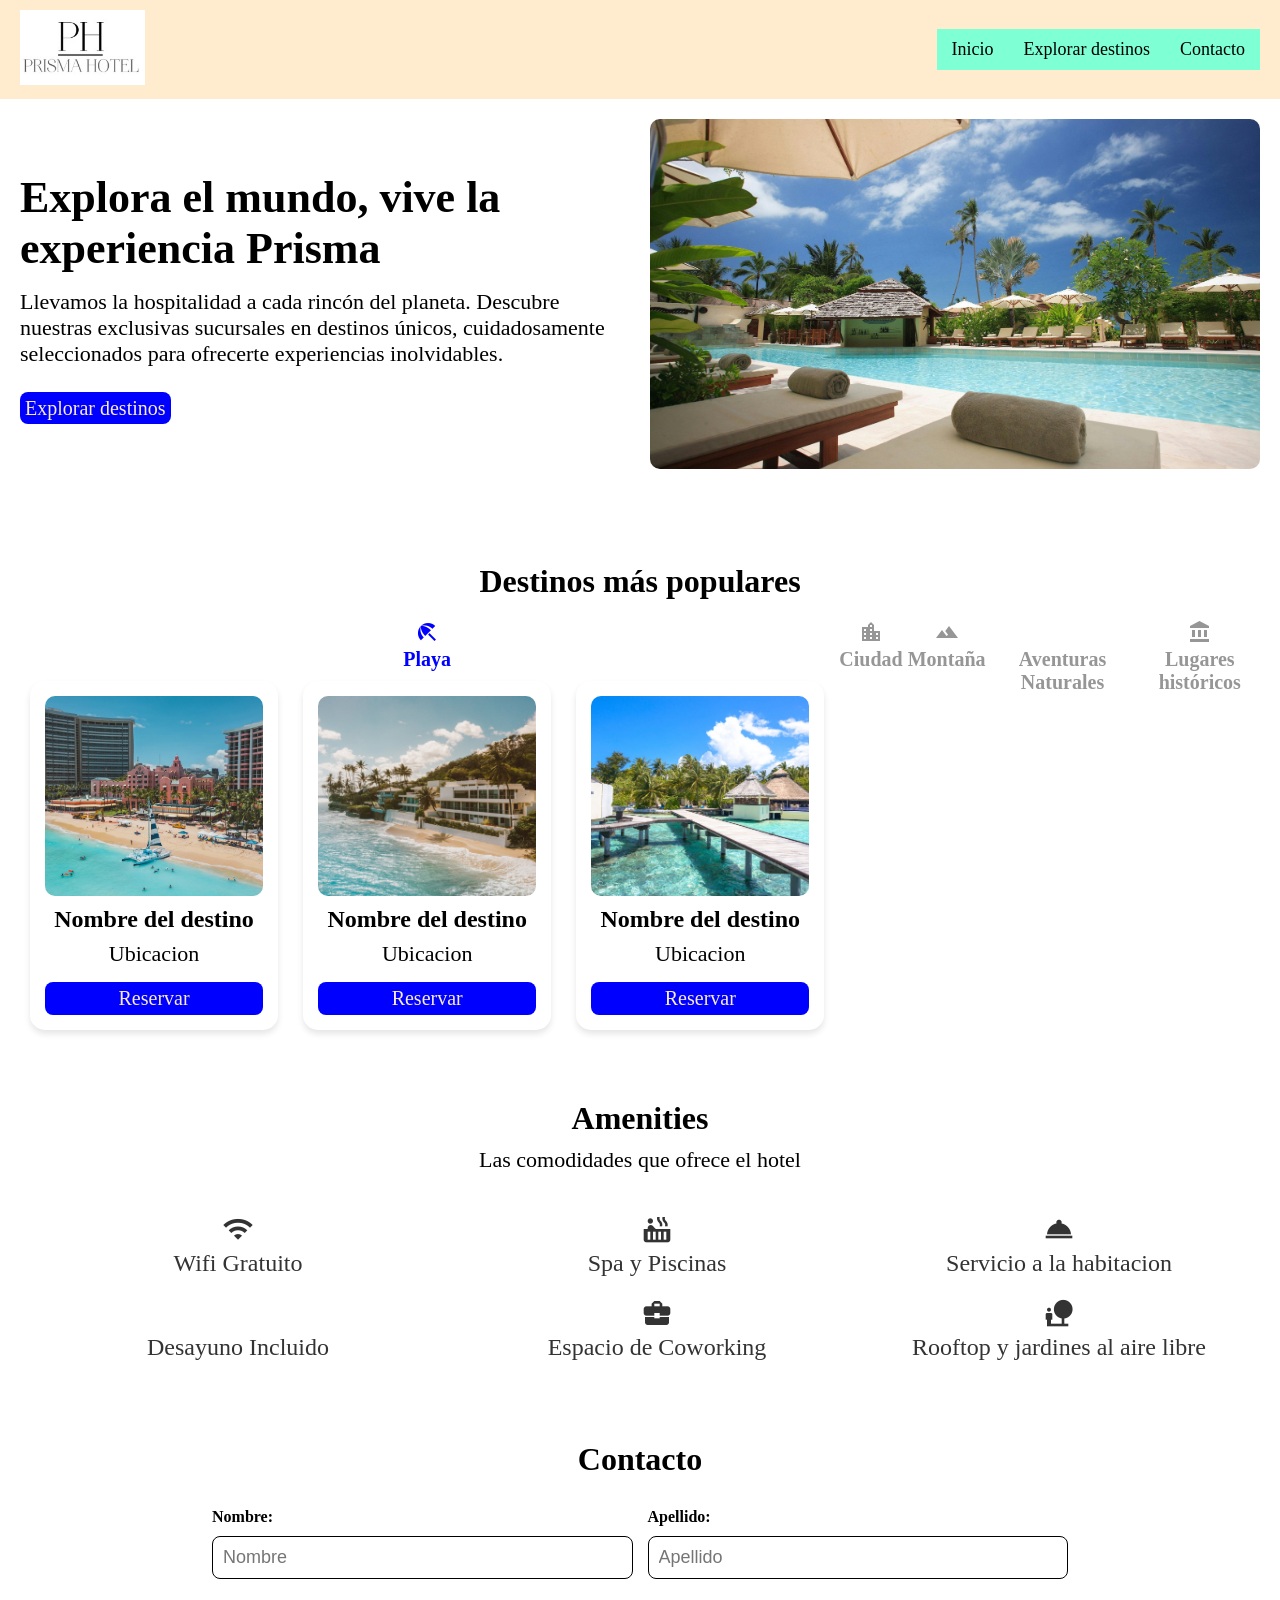
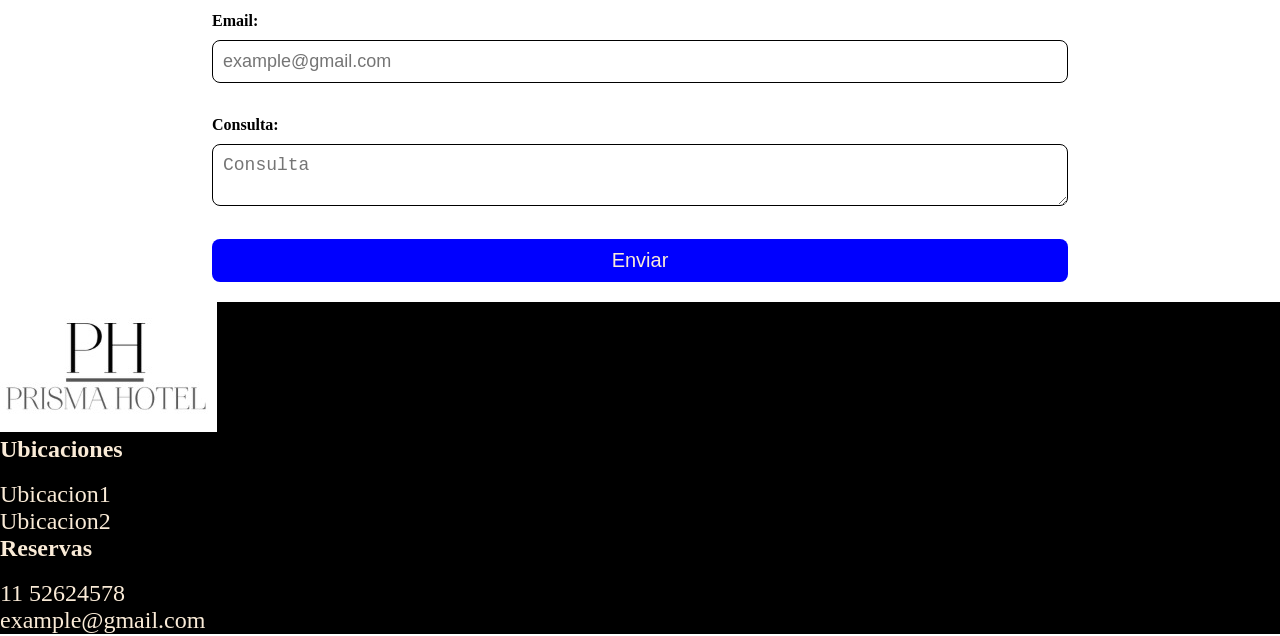
<file: index.html>
<!DOCTYPE html>
<html lang="en">
<head>
    <meta charset="UTF-8">
    <meta name="viewport" content="width=device-width, initial-scale=1.0">
    <link rel="stylesheet" href="estilos.css">
    <link href="https://fonts.googleapis.com/icon?family=Material+Icons" rel="stylesheet">
    <title>Prisma Hotel</title>
</head>
<body>
    <!-- Header -->
    <header class="menu">
        <div class="contenedor-logo"> 
            <img src="logo prisma.jpeg" alt="Logo" class="logo">
        </div>
        <input type="checkbox" id="menu-toggle" class="menu-toggle">
        <label for="menu-toggle" class="hamburguesa">&#9776;</label>
        <nav class="items-menu">
            <ul>
                <li><a href="#">Inicio</a></li>
                <li><a href="Explorar-destinos.html">Explorar destinos</a></li>
                <li><a href="Contacto.html">Contacto</a></li>
            </ul>
        </nav>
    </header>    
    <!-- Intro -->
    <section class="contenedor-intro">
        <section class="textos">
            <h1>Explora el mundo, vive la experiencia Prisma</h1>
            <p class="subtitulo">Llevamos la hospitalidad a cada rincón del planeta. Descubre nuestras exclusivas sucursales en destinos únicos, cuidadosamente seleccionados para ofrecerte experiencias inolvidables.</p>
            <a href="Explorar-destinos.html" class="boton">Explorar destinos</a>
        </section>       
        <section class="imagen-principal">
            <img src="hotel.jpg" alt="imagen del hotel">
        </section>
    </section>
        <!-- Destacados -->
    <section class="destacados">
        <section class="descripcion">
            <h2 class="Titulos">Destinos más populares</h2>
        </section>
        <section class="biomas">
            <!-- Radio buttons invisibles -->
            <div class="lista-biomas">
                <!-- <div class="bioma-playa"> -->
                    <div class="bioma-playa">
                        <div class="radio-contenedor">
                            <input type="radio" id="playa" name="destino" checked>
                            <label for="playa" class="selector-destino">
                                <i class="material-icons">beach_access</i><br>
                                <span class="label">Playa</span>
                            </label>
                            <div class="destinos-contenedor">
                                <div class="destino-card">
                                    <img src="hotel1.jpg" alt="Destino1">
                                    <div class="datos-destino">
                                        <h3>Nombre del destino</h3>
                                        <p>Ubicacion</p>
                                    </div>
                                    <a href="reservar/detalle-hotel.html" class="boton">Reservar</a>
                                </div>
                                <div class="destino-card">
                                    <img src="hotel2.jpg" alt="Destino2">
                                    <div class="datos-destino">
                                        <h3>Nombre del destino</h3>
                                        <p>Ubicacion</p>
                                    </div>
                                    <a href="reservar/detalle-hotel.html" class="boton">Reservar</a>
                                </div>
                                <div class="destino-card">
                                    <img src="hotel3.jpg" alt="Destino3">
                                    <div class="datos-destino">
                                        <h3>Nombre del destino</h3>
                                        <p>Ubicacion</p>
                                    </div>
                                    <a href="reservar/detalle-hotel.html" class="boton">Reservar</a>
                                </div>
                            </div>
                        </div>
                    </div>
                    <div class="bioma-ciudad">
                        <div class="radio-contenedor">
                            <input type="radio" id="ciudad" name="destino">
                            <label for="ciudad" class="selector-destino">
                                <i class="material-icons">location_city</i><br>
                                <span class="label">Ciudad</span>
                            </label>
                            <div class="destinos-contenedor">
                                <div class="destino-card">
                                    <img src="hotel1ciudad.jpg" alt="Destino1">
                                    <div class="datos-destino">
                                        <h3>Nombre del destino</h3>
                                        <p>Ubicacion</p>
                                    </div>
                                    <a href="reservar/detalle-hotel.html" class="boton">Reservar</a>
                                </div>
                                <div class="destino-card">
                                    <img src="hotel2ciudad.jpg" alt="Destino2">
                                    <div class="datos-destino">
                                        <h3>Nombre del destino</h3>
                                        <p>Ubicacion</p>
                                    </div>
                                    <a href="reservar/detalle-hotel.html" class="boton">Reservar</a>
                                </div>
                                <div class="destino-card">
                                    <img src="hotel3ciudad.jpg" alt="Destino3">
                                    <div class="datos-destino">
                                        <h3>Nombre del destino</h3>
                                        <p>Ubicacion</p>
                                    </div>
                                    <a href="reservar/detalle-hotel.html" class="boton">Reservar</a>
                                </div>
                            </div>
                        </div>
                    </div>
                    <div class="bioma-montaña">
                        <div class="radio-contenedor">
                            <input type="radio" id="montaña" name="destino">
                            <label for="montaña" class="selector-destino">
                                <i class="material-icons">terrain</i><br>
                                <span class="label">Montaña</span>
                            </label>
                            <div class="destinos-contenedor">
                                <div class="destino-card">
                                    <img src="hotel1.jpg" alt="Destino1">
                                    <div class="datos-destino">
                                        <h3>Nombre del destino</h3>
                                        <p>Ubicacion</p>
                                    </div>
                                    <a href="reservar/detalle-hotel.html" class="boton">Reservar</a>
                                </div>
                                <div class="destino-card">
                                    <img src="hotel2.jpg" alt="Destino2">
                                    <div class="datos-destino">
                                        <h3>Nombre del destino</h3>
                                        <p>Ubicacion</p>
                                    </div>
                                    <a href="reservar/detalle-hotel.html" class="boton">Reservar</a>
                                </div>
                                <div class="destino-card">
                                    <img src="hotel3.jpg" alt="Destino3">
                                    <div class="datos-destino">
                                        <h3>Nombre del destino</h3>
                                        <p>Ubicacion</p>
                                    </div>
                                    <a href="reservar/detalle-hotel.html" class="boton">Reservar</a>
                                </div>
                            </div>
                        </div>
                    </div>
                    <div class="bioma-aventura">
                        <div class="radio-contenedor">
                            <input type="radio" id="aventura" name="destino">
                            <label for="aventura" class="selector-destino">
                                <i class="material-icons">hiking</i><br>
                                <span class="label">Aventuras Naturales</span>
                            </label>
                            <div class="destinos-contenedor">
                                <div class="destino-card">
                                    <img src="hotel1.jpg" alt="Destino1">
                                    <div class="datos-destino">
                                        <h3>Nombre del destino</h3>
                                        <p>Ubicacion</p>
                                    </div>
                                    <a href="reservar/detalle-hotel.html" class="boton">Reservar</a>
                                </div>
                                <div class="destino-card">
                                    <img src="hotel2.jpg" alt="Destino2">
                                    <div class="datos-destino">
                                        <h3>Nombre del destino</h3>
                                        <p>Ubicacion</p>
                                    </div>
                                    <a href="reservar/detalle-hotel.html" class="boton">Reservar</a>
                                </div>
                                <div class="destino-card">
                                    <img src="hotel3.jpg" alt="Destino3">
                                    <div class="datos-destino">
                                        <h3>Nombre del destino</h3>
                                        <p>Ubicacion</p>
                                    </div>
                                    <a href="reservar/detalle-hotel.html" class="boton">Reservar</a>
                                </div>
                            </div>
                        </div>
                    </div>
                    <div class="bioma-historico">
                        <div class="radio-contenedor">
                            <input type="radio" id="historico" name="destino">
                            <label for="historico" class="selector-destino">
                                <i class="material-icons">account_balance</i><br>
                                <span class="label">Lugares históricos</span>
                            </label>
                            <div class="destinos-contenedor">
                                <div class="destino-card">
                                    <img src="hotel1.jpg" alt="Destino1">
                                    <div class="datos-destino">
                                        <h3>Nombre del destino</h3>
                                        <p>Ubicacion</p>
                                    </div>
                                    <a href="reservar/detalle-hotel.html" class="boton">Reservar</a>
                                </div>
                                <div class="destino-card">
                                    <img src="hotel2.jpg" alt="Destino2">
                                    <div class="datos-destino">
                                        <h3>Nombre del destino</h3>
                                        <p>Ubicacion</p>
                                    </div>
                                    <a href="reservar/detalle-hotel.html" class="boton">Reservar</a>
                                </div>
                                <div class="destino-card">
                                    <img src="hotel3.jpg" alt="Destino3">
                                    <div class="datos-destino">
                                        <h3>Nombre del destino</h3>
                                        <p>Ubicacion</p>
                                    </div>
                                    <a href="reservar/detalle-hotel.html" class="boton">Reservar</a>
                                </div>
                            </div>
                        </div>
                    </div>
            </div>
        </section>
    </section>
       <!-- amenities -->
        <section class="amenities">
            <h2 class="Titulos">Amenities</h2>
            <p class="subtitulo">Las comodidades que ofrece el hotel</p>
            <section class="contenedor-amenities">
                <div class="amenitie">
                    <i class="material-icons">wifi</i>
                    <span>Wifi Gratuito</span>
                </div>
                <div class="amenitie">
                    <i class="material-icons">hot_tub</i>
                    <span>Spa y Piscinas</span>
                </div>
                <div class="amenitie">
                    <i class="material-icons">room_service</i>
                    <span>Servicio a la habitacion</span>
                </div>
                <div class="amenitie">
                    <i class="material-icons">brunch_dining</i>
                    <span>Desayuno Incluido</span>
                </div>
                <div class="amenitie">
                    <i class="material-icons">business_center</i>
                    <span>Espacio de Coworking</span>
                </div>
                <div class="amenitie">
                    <i class="material-icons">nature_people</i>
                    <span>Rooftop y jardines al aire libre</span>
                </div>
            </section>
        </section>
        <section class="Contacto">
             <!-- contacto -->
              <h2 class="Titulos">Contacto</h2>
              <form class="form">
                <div class="fila">
                    <div class="columna">
                        <label for="Nombre">Nombre:</label>
                        <input type="text" name="Nombre" placeholder="Nombre"><br>
                    </div>
                    <div class="columna">
                        <label for="Apellido">Apellido:</label>
                        <input type="text" name="Apellido" placeholder="Apellido"><br>
                    </div>
                </div>
                <div class="fila">
                    <div class="columna">
                      <label for="Email">Email:</label>
                      <input type="email" name="Email" placeholder="example@gmail.com"><br>
                    </div>
                  </div>
                  <div class="fila">
                    <div class="columna">
                      <label for="Consulta">Consulta:</label>
                      <textarea name="Consulta" placeholder="Consulta" id=""></textarea><br>
                    </div>
                  </div>
                <button type="submit" class="boton">Enviar</button>
              </form>
        </section>
        <footer>
            <!-- footer -->
            <div id="logo">
                <img src="logo prisma.jpeg" alt="logo">
            </div>
            <div id="Ubicaciones"> <h3>Ubicaciones</h3> <br>
                <span>Ubicacion1</span><br>
                <span>Ubicacion2</span>
            </div>
            <div id="Reservas"> <h3>Reservas</h3> <br>
                <span>11 52624578</span><br>
                <span>example@gmail.com</span>
            </div>
        </footer>
</body>
</html>
</file>
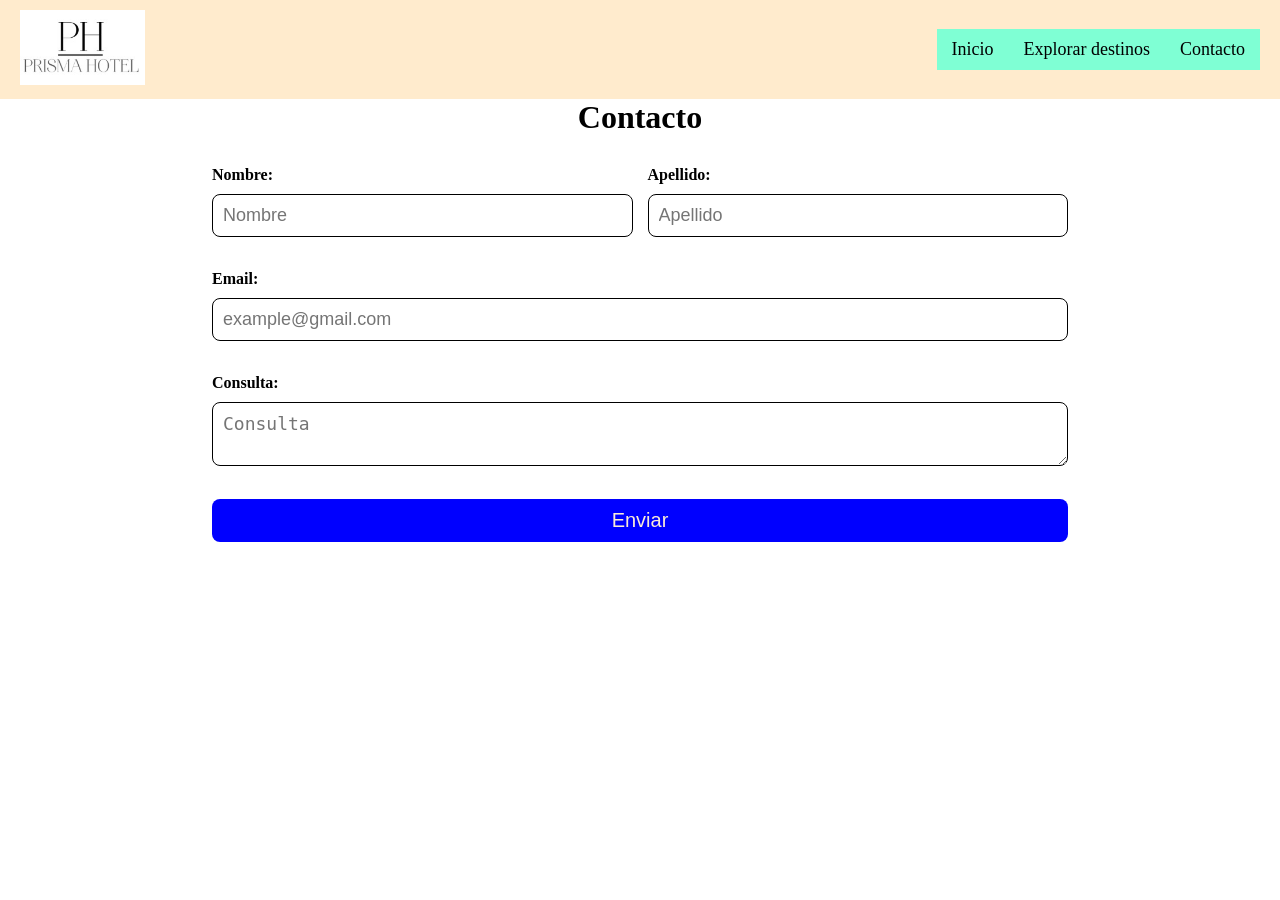
<file: Contacto.html>
<!DOCTYPE html>
<html lang="en">
<head>
    <meta charset="UTF-8">
    <meta name="viewport" content="width=device-width, initial-scale=1.0">
    <link rel="stylesheet" href="estilos.css">
    <title>Contacto</title>
</head>
<body>
  <!-- Header -->
<header class="menu">
  <div class="contenedor-logo"> 
    <img src="logo prisma.jpeg" alt="Logo" class="logo">
    </div>
    <input type="checkbox" id="menu-toggle" class="menu-toggle">
    <label for="menu-toggle" class="hamburguesa">&#9776;</label>
    <nav class="items-menu">
      <ul>
        <li><a href="index.html">Inicio</a></li>
        <li><a href="Explorar-destinos.html">Explorar destinos</a></li>
        <li><a href="#">Contacto</a></li>
      </ul>
    </nav>
</header> 
    <section class="Contacto">
             <!-- contacto -->
             <h2 class="Titulos">Contacto</h2>
             <form class="form">
               <div class="fila">
                   <div class="columna">
                       <label for="Nombre">Nombre:</label>
                       <input type="text" name="Nombre" placeholder="Nombre"><br>
                   </div>
                   <div class="columna">
                       <label for="Apellido">Apellido:</label>
                       <input type="text" name="Apellido" placeholder="Apellido"><br>
                   </div>
               </div>
               <div class="fila">
                   <div class="columna">
                     <label for="Email">Email:</label>
                     <input type="email" name="Email" placeholder="example@gmail.com"><br>
                   </div>
                 </div>
                 <div class="fila">
                   <div class="columna">
                     <label for="Consulta">Consulta:</label>
                     <textarea name="Consulta" placeholder="Consulta" id=""></textarea><br>
                   </div>
                 </div>
               <button type="submit" class="boton">Enviar</button>
             </form>
       </section>
</body>
</html>
</file>
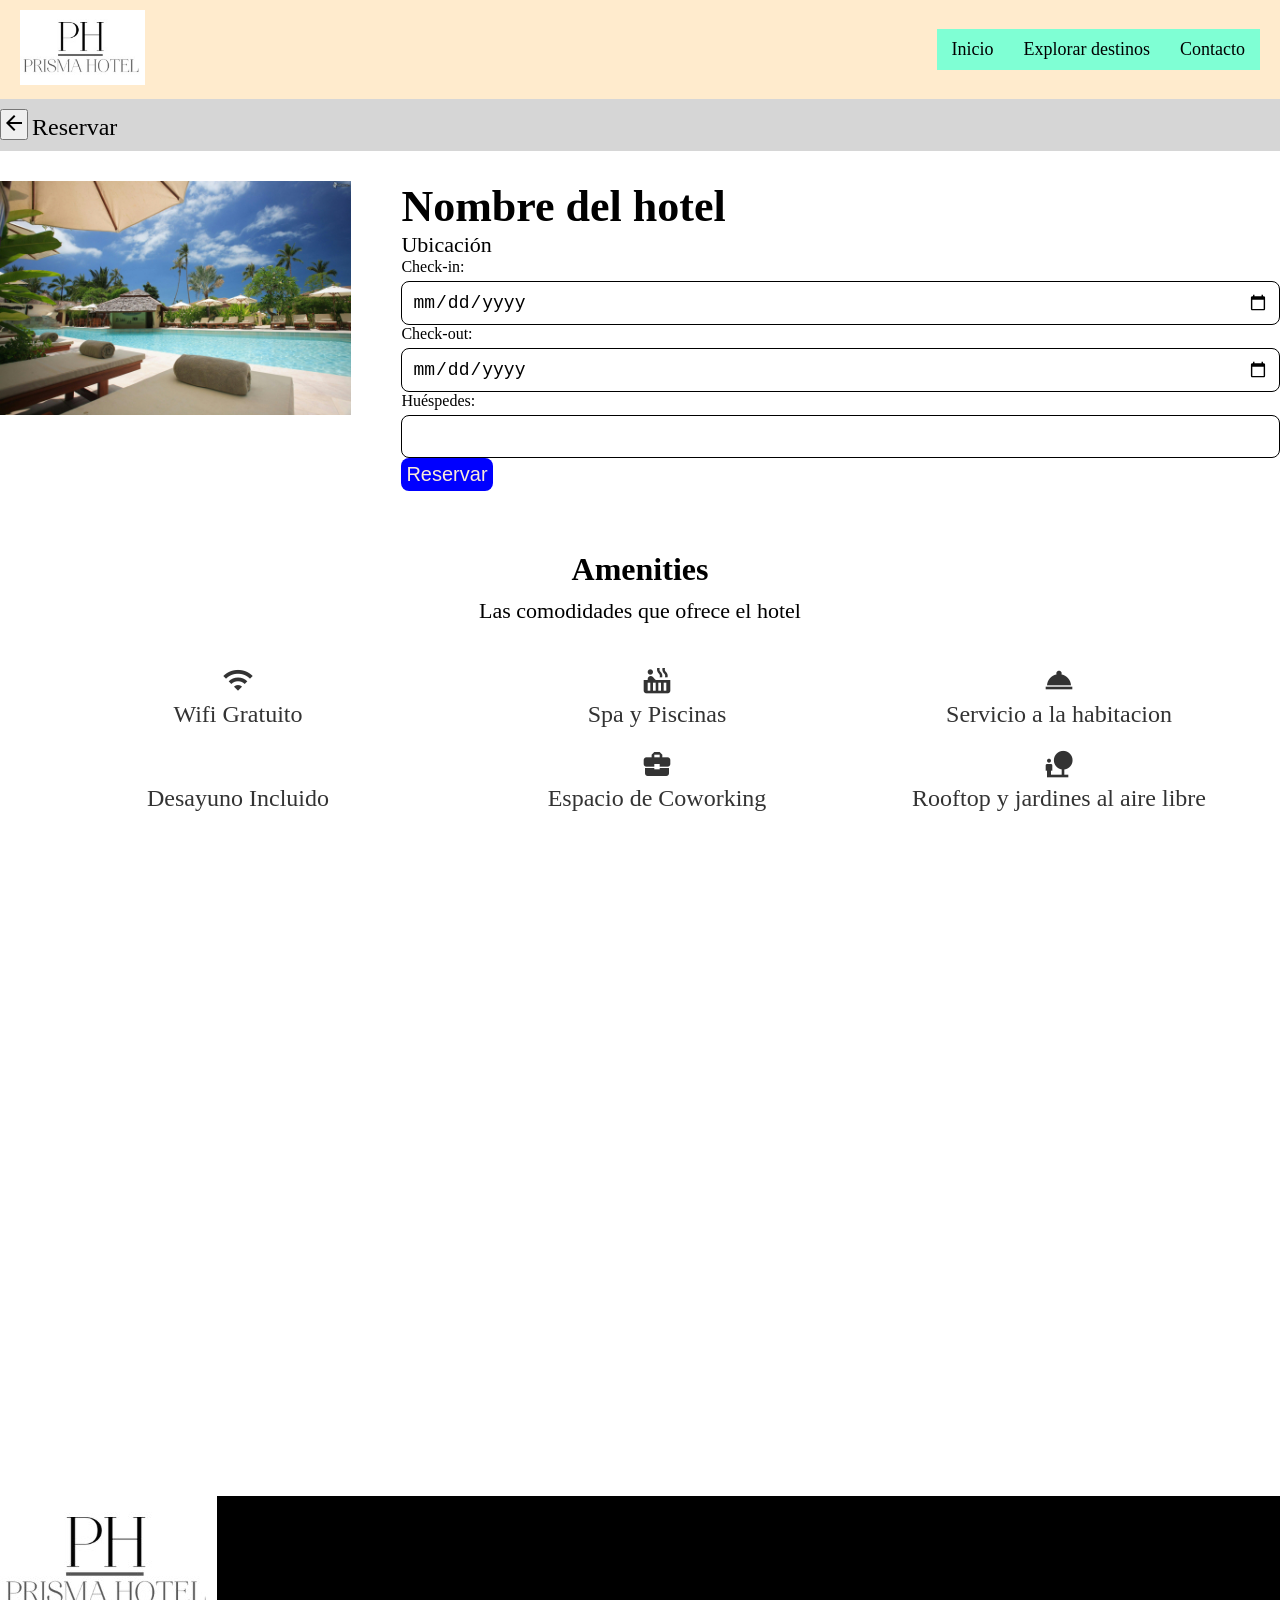
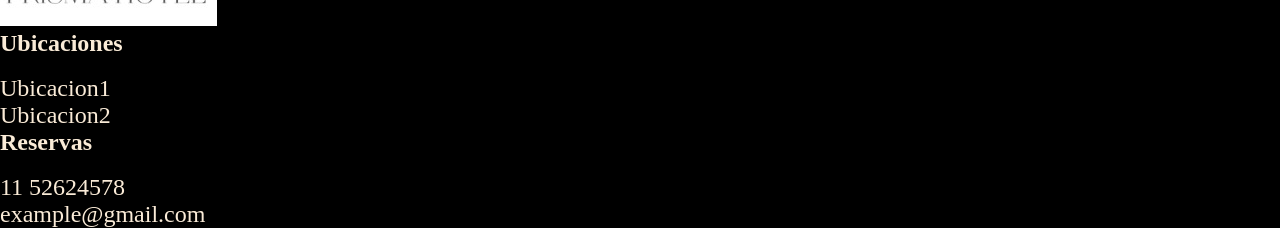
<file: detalle-hotel.html>
<!DOCTYPE html>
<html lang="en">
<head>
    <meta charset="UTF-8">
    <meta name="viewport" content="width=device-width, initial-scale=1.0">
    <link rel="stylesheet" href="../estilos.css">
    <link href="https://fonts.googleapis.com/icon?family=Material+Icons" rel="stylesheet">
    <title>Reservar</title>
</head>
<body>
    <!-- Header -->
    <header class="menu">
        <div class="contenedor-logo"> 
            <img src="logo prisma.jpeg" alt="Logo" class="logo">
        </div>
        <nav class="items-menu">
            <ul>
                <li><a href="../index.html">Inicio</a></li>
                <li><a href="../Explorar-destinos.html">Explorar destinos</a></li>
                <li><a href="../Contacto.html">Contacto</a></li>
            </ul>
        </nav>
    </header>     
  <!-- titular -->
    <div class="titular">
        <button class="back" onclick="history.back"><i class="material-icons">arrow_back</i></button>
        <span class="titulo-barra">Reservar</span>
    </div>
 <!-- info hotel -->
  <section class="contenedor-info">
    <section class="slider-hotel">
        <img src="hotel.jpg" alt="hotel">
    </section>
    <section class="info-hotel">
        <h1>Nombre del hotel</h1>
        <p>Ubicación</p>
        <div class="selector-fecha">
            <label for="checkin">Check-in:</label>
            <input type="date" id="checkin">
            <label for="checkout">Check-out:</label>
            <input type="date" id="checkout">
        </div>
        <div class="selector-huespedes">
            <label for="huespedes">Huéspedes:</label>
            <input type="number" name="huespedes" id="huespedes">
        </div>
        <button class="boton">Reservar</button>
    </section>
  </section>
    
<!-- amenities -->
        <section class="amenities">
            <h2 class="Titulos">Amenities</h2>
            <p class="subtitulo">Las comodidades que ofrece el hotel</p>
            <section class="contenedor-amenities">
                <div class="amenitie">
                    <i class="material-icons">wifi</i>
                    <span>Wifi Gratuito</span>
                </div>
                <div class="amenitie">
                    <i class="material-icons">hot_tub</i>
                    <span>Spa y Piscinas</span>
                </div>
                <div class="amenitie">
                    <i class="material-icons">room_service</i>
                    <span>Servicio a la habitacion</span>
                </div>
                <div class="amenitie">
                    <i class="material-icons">brunch_dining</i>
                    <span>Desayuno Incluido</span>
                </div>
                <div class="amenitie">
                    <i class="material-icons">business_center</i>
                    <span>Espacio de Coworking</span>
                </div>
                <div class="amenitie">
                    <i class="material-icons">nature_people</i>
                    <span>Rooftop y jardines al aire libre</span>
                </div>
            </section>
        </section>
<!-- mapa -->
<section class="ubicacion-hotel">
    <iframe src="https://www.google.com/maps/embed?pb=!1m18!1m12!1m3!1d26860.761156512053!2d-71.97449029086046!3d-13.522907157475577!2m3!1f0!2f0!3f0!3m2!1i1024!2i768!4f13.1!3m3!1m2!1s0x916dd6757452a689%3A0xfcb1dad8fccf1427!2sPrisma%20Hotel!5e0!3m2!1ses-419!2sar!4v1734633259536!5m2!1ses-419!2sar" width="800" height="600" style="border:0;" allowfullscreen="" loading="lazy" referrerpolicy="no-referrer-when-downgrade"></iframe>
</section>
<!-- footer -->
<footer>
    <div id="logo">
        <img src="logo prisma.jpeg" alt="logo">
    </div>
    <div id="Ubicaciones"> <h3>Ubicaciones</h3> <br>
        <span>Ubicacion1</span><br>
        <span>Ubicacion2</span>
    </div>
    <div id="Reservas"> <h3>Reservas</h3> <br>
        <span>11 52624578</span><br>
        <span>example@gmail.com</span>
    </div>
</footer>
</body>
</html>
</file>
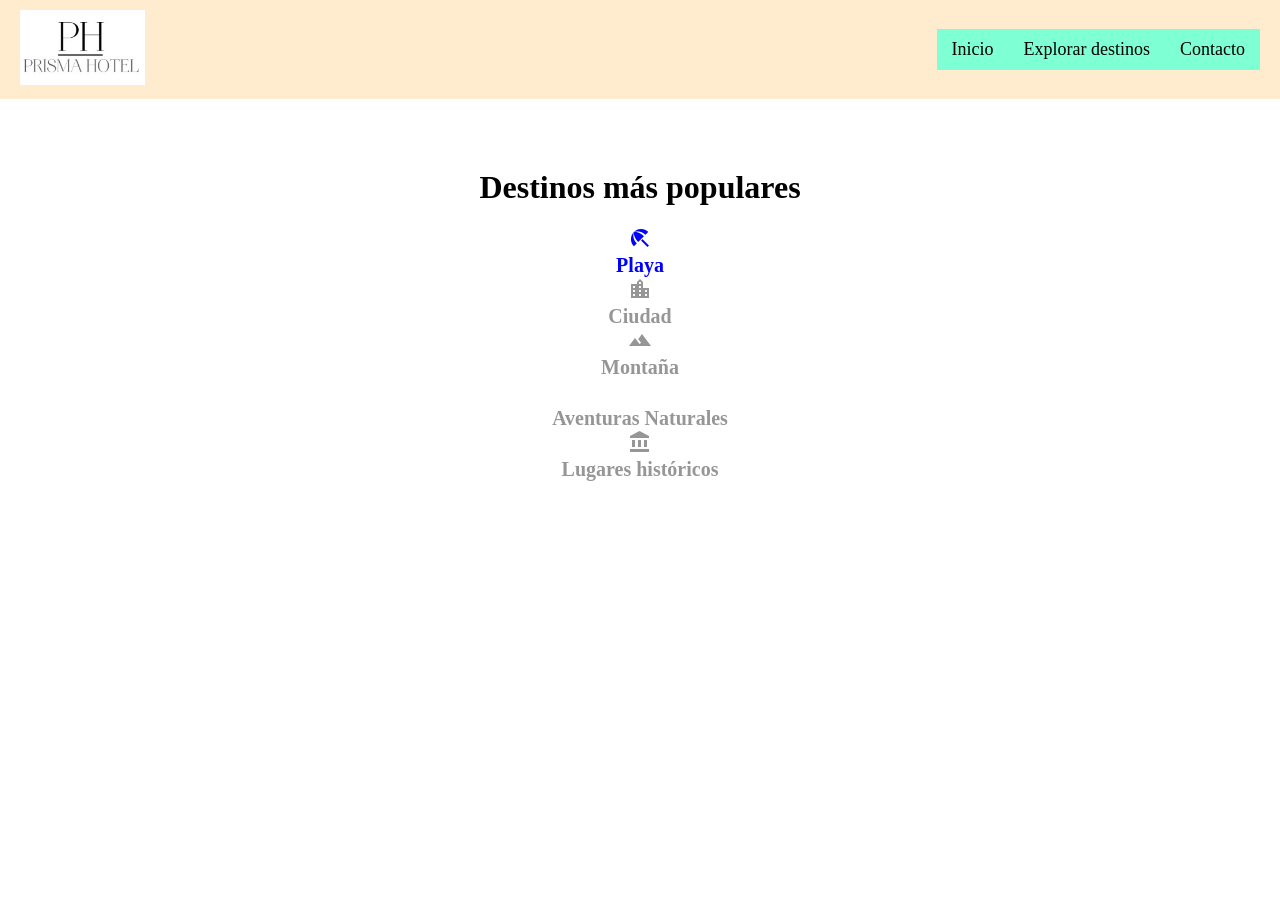
<file: Explorar-destinos.html>
<!DOCTYPE html>
<html lang="en">
<head>
    <meta charset="UTF-8">
    <meta name="viewport" content="width=device-width, initial-scale=1.0">
    <link rel="stylesheet" href="estilos.css">
    <link href="https://fonts.googleapis.com/icon?family=Material+Icons" rel="stylesheet">
    <title>Explorar destinos</title>
</head>
<body>
       <!-- Header -->
       <header class="menu">
        <div class="contenedor-logo"> 
            <img src="logo prisma.jpeg" alt="Logo" class="logo">
        </div>
        <input type="checkbox" id="menu-toggle" class="menu-toggle">
        <label for="menu-toggle" class="hamburguesa">&#9776;</label>
        <nav class="items-menu">
            <ul>
                <li><a href="index.html">Inicio</a></li>
                <li><a href="#">Explorar destinos</a></li>
                <li><a href="Contacto.html">Contacto</a></li>
            </ul>
        </nav>
    </header>    
     <!-- Destacados -->
     <section class="destacados">
        <section class="descripcion">
            <h2 class="Titulos">Destinos más populares</h2>
        </section>
        <section class="biomas">
            <!-- Radio buttons invisibles -->
            <div class="radio-contenedor">
                <input type="radio" id="playa" name="destino" checked>
                <label for="playa" class="selector-destino">
                    <i class="material-icons">beach_access</i><br>
                    <span class="label">Playa</span>
                </label>
            </div>
            <div class="radio-contenedor">
                <input type="radio" id="ciudad" name="destino">
                <label for="ciudad" class="selector-destino">
                    <i class="material-icons">location_city</i><br>
                    <span class="label">Ciudad</span>
                </label>
            </div>
            <div class="radio-contenedor">
                <input type="radio" id="montaña" name="destino">
                <label for="montaña" class="selector-destino">
                    <i class="material-icons">terrain</i><br>
                    <span class="label">Montaña</span>
                </label>
            </div>
            <div class="radio-contenedor">
                <input type="radio" id="aventura" name="destino">
                <label for="aventura" class="selector-destino">
                    <i class="material-icons">hiking</i><br>
                    <span class="label">Aventuras Naturales</span>
                </label>
            </div>
            <div class="radio-contenedor">
                <input type="radio" id="historico" name="destino">
                <label for="historico" class="selector-destino">
                    <i class="material-icons">account_balance</i><br>
                    <span class="label">Lugares históricos</span>
                </label>
            </div>
        </section>
        <!-- Lista de destinos -->
        <section class="lista-destinos">
            <!-- cards contenedor -->
            <div class="destinos-contenedor">
                <!-- cards playa -->
                <div class="destino-card">
                    <img src="hotel1.jpg" alt="Destino1">
                    <div class="datos-destino">
                        <h3>Nombre del destino</h3>
                        <p>Ubicacion</p>
                    </div>
                    <a href="reservar/detalle-hotel.html" class="boton">Reservar</a>
                </div>
    
                <div class="destino-card">
                    <img src="hotel2.jpg" alt="Destino2">
                    <div class="datos-destino">
                        <h3>Nombre del destino</h3>
                        <p>Ubicacion</p>
                    </div>
                    <a href="reservar/detalle-hotel.html" class="boton">Reservar</a>
                </div>
    
                <div class="destino-card">
                    <img src="hotel3.jpg" alt="Destino3">
                    <div class="datos-destino">
                        <h3>Nombre del destino</h3>
                        <p>Ubicacion</p>
                    </div>
                    <a href="reservar/detalle-hotel.html" class="boton">Reservar</a>
                </div>
            </div>
        </section>
    </section>
</body>
</html>
</file>
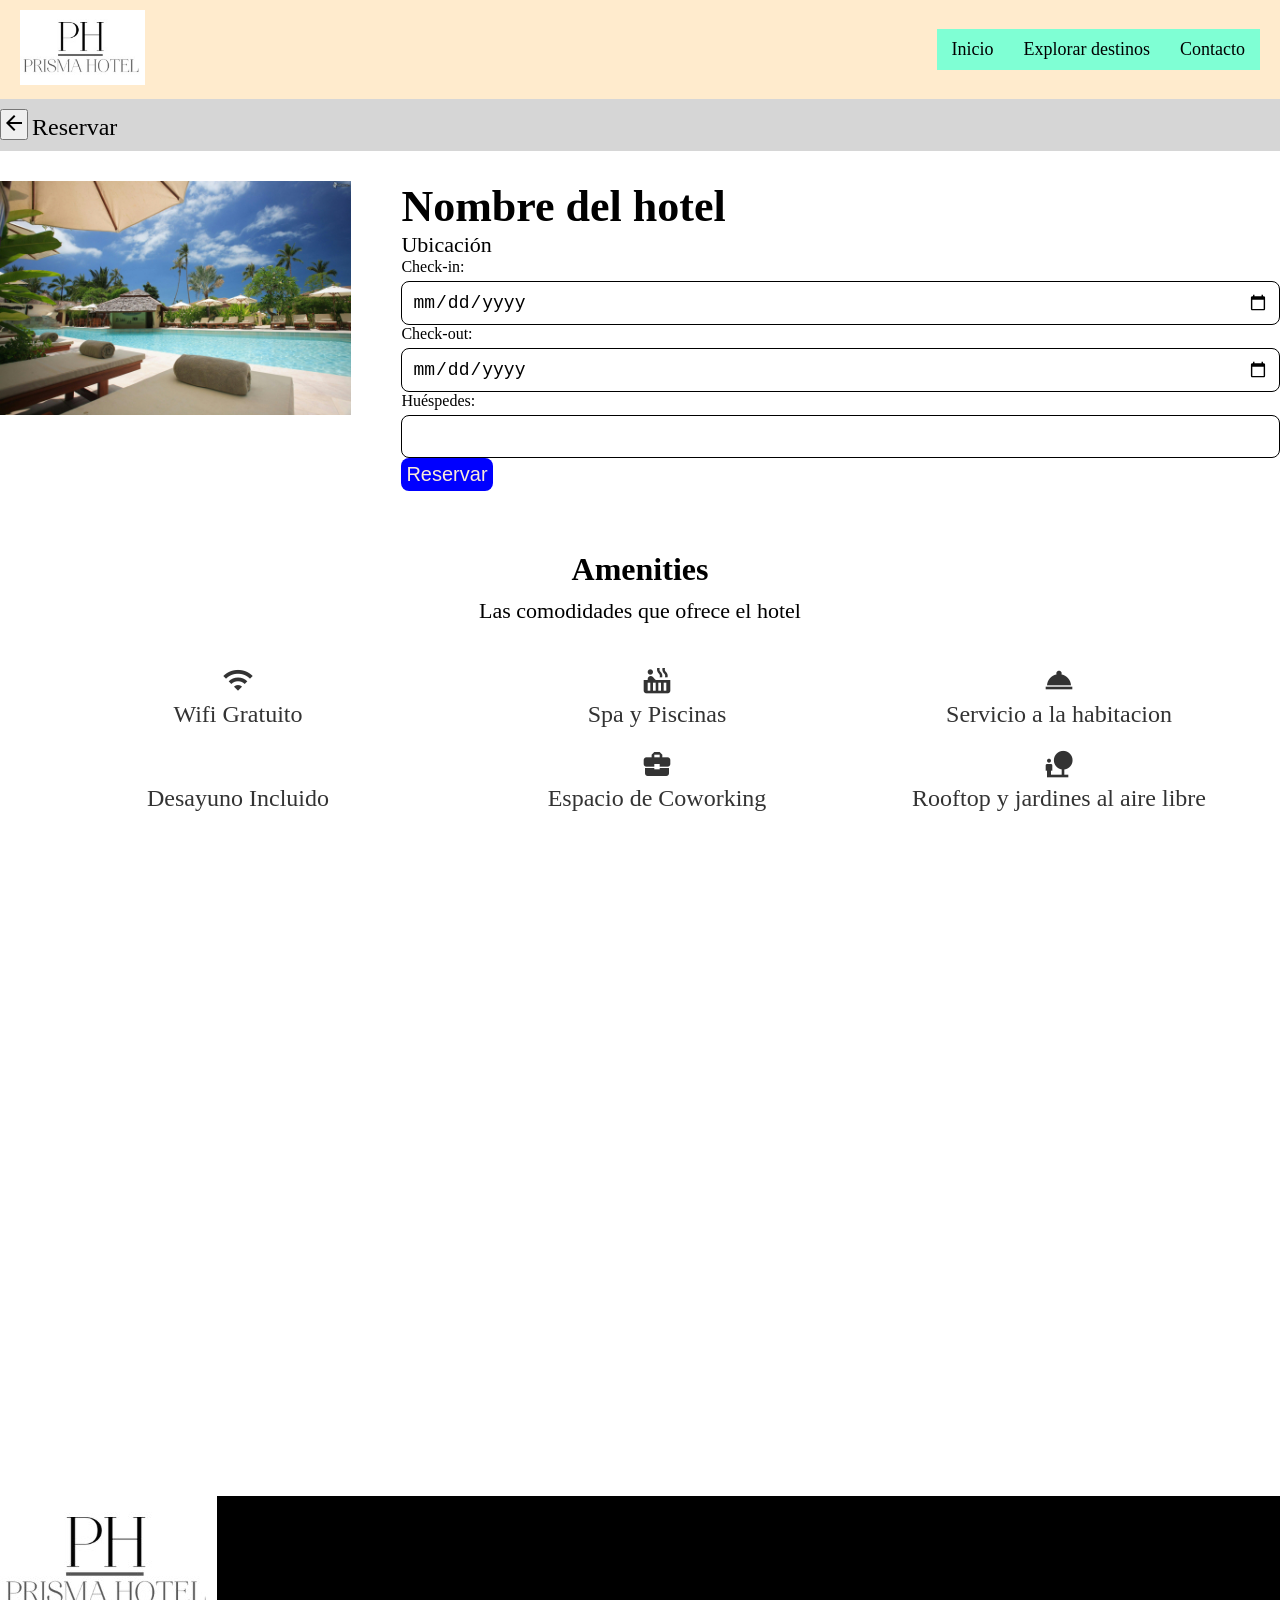
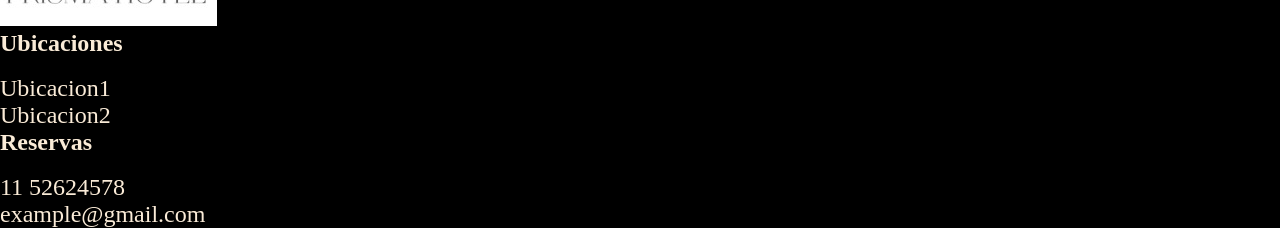
<file: reservar/detalle-hotel.html>
<!DOCTYPE html>
<html lang="en">
<head>
    <meta charset="UTF-8">
    <meta name="viewport" content="width=device-width, initial-scale=1.0">
    <link rel="stylesheet" href="../estilos.css">
    <link href="https://fonts.googleapis.com/icon?family=Material+Icons" rel="stylesheet">
    <title>Reservar</title>
</head>
<body>
    <!-- Header -->
    <header class="menu">
        <div class="contenedor-logo"> 
            <img src="logo prisma.jpeg" alt="Logo" class="logo">
        </div>
        <nav class="items-menu">
            <ul>
                <li><a href="../index.html">Inicio</a></li>
                <li><a href="../Explorar-destinos.html">Explorar destinos</a></li>
                <li><a href="../Contacto.html">Contacto</a></li>
            </ul>
        </nav>
    </header>     
  <!-- titular -->
    <div class="titular">
        <button class="back" onclick="history.back"><i class="material-icons">arrow_back</i></button>
        <span class="titulo-barra">Reservar</span>
    </div>
 <!-- info hotel -->
  <section class="contenedor-info">
    <section class="slider-hotel">
        <img src="hotel.jpg" alt="hotel">
    </section>
    <section class="info-hotel">
        <h1>Nombre del hotel</h1>
        <p>Ubicación</p>
        <div class="selector-fecha">
            <label for="checkin">Check-in:</label>
            <input type="date" id="checkin">
            <label for="checkout">Check-out:</label>
            <input type="date" id="checkout">
        </div>
        <div class="selector-huespedes">
            <label for="huespedes">Huéspedes:</label>
            <input type="number" name="huespedes" id="huespedes">
        </div>
        <button class="boton">Reservar</button>
    </section>
  </section>
    
<!-- amenities -->
        <section class="amenities">
            <h2 class="Titulos">Amenities</h2>
            <p class="subtitulo">Las comodidades que ofrece el hotel</p>
            <section class="contenedor-amenities">
                <div class="amenitie">
                    <i class="material-icons">wifi</i>
                    <span>Wifi Gratuito</span>
                </div>
                <div class="amenitie">
                    <i class="material-icons">hot_tub</i>
                    <span>Spa y Piscinas</span>
                </div>
                <div class="amenitie">
                    <i class="material-icons">room_service</i>
                    <span>Servicio a la habitacion</span>
                </div>
                <div class="amenitie">
                    <i class="material-icons">brunch_dining</i>
                    <span>Desayuno Incluido</span>
                </div>
                <div class="amenitie">
                    <i class="material-icons">business_center</i>
                    <span>Espacio de Coworking</span>
                </div>
                <div class="amenitie">
                    <i class="material-icons">nature_people</i>
                    <span>Rooftop y jardines al aire libre</span>
                </div>
            </section>
        </section>
<!-- mapa -->
<section class="ubicacion-hotel">
    <iframe src="https://www.google.com/maps/embed?pb=!1m18!1m12!1m3!1d26860.761156512053!2d-71.97449029086046!3d-13.522907157475577!2m3!1f0!2f0!3f0!3m2!1i1024!2i768!4f13.1!3m3!1m2!1s0x916dd6757452a689%3A0xfcb1dad8fccf1427!2sPrisma%20Hotel!5e0!3m2!1ses-419!2sar!4v1734633259536!5m2!1ses-419!2sar" width="800" height="600" style="border:0;" allowfullscreen="" loading="lazy" referrerpolicy="no-referrer-when-downgrade"></iframe>
</section>
<!-- footer -->
<footer>
    <div id="logo">
        <img src="logo prisma.jpeg" alt="logo">
    </div>
    <div id="Ubicaciones"> <h3>Ubicaciones</h3> <br>
        <span>Ubicacion1</span><br>
        <span>Ubicacion2</span>
    </div>
    <div id="Reservas"> <h3>Reservas</h3> <br>
        <span>11 52624578</span><br>
        <span>example@gmail.com</span>
    </div>
</footer>
</body>
</html>
</file>
<file: estilos.css>
*{
    padding: 0px;
    margin: 0px;
}
nav{
    font-size: 24px;
}
/* tipografias */
h1{
    font-size: 44px;
}
h2 {
font-size: 32px;
}
.Titulos{
    text-align: center;
    margin-bottom: 10px;
}
.subtitulo{
    text-align: center;
    margin-bottom: 30px;
}
h3{
    font-size: 24px;
}
p{
    font-size: 22px;
}
span.label {
    font-weight: bold;
    font-size: 20px;
}
span{
    font-size: 24px;
}
/* menu */
.logo{
    width: 125px;
    height: auto;
}
.menu{
    display: flex;
    text-align: center;
    background-color: blanchedalmond;
    justify-content: space-between;
    align-items: center;
    position: relative;
    padding: 10px 20px;
}
.items-menu ul{
    display: flex;
    list-style: none;
    background-color: aquamarine;
    margin: 0;
    padding: 0;
}
.items-menu li{
    margin: 0 15px;
}
.menu a{
    font-size: 26px;
    text-decoration: none;
    color: black;
    padding: 10 15px;
    display: block;
}
.menu a:hover{
    color: blue;
}
.menu-toggle {
    display: none;
}

.hamburguesa {
    display: none;
    font-size: 30px;
    cursor: pointer;
    padding: 10px;
}
@media screen and (max-width: 768px){

    .hamburguesa {
        display: block;
    }
}
    .items-menu {
        display: none;
        flex-direction: column;
        background-color: aquamarine;
        position: absolute;
        top: 100%;
        left: 0;
        width: 100%;
        z-index: 1000;
    }

    .menu-toggle:checked + .hamburguesa + .items-menu {
        display: flex; 
    }

    .items-menu ul {
        flex-direction: column;
        padding: 10px 0;
    }

    .items-menu li {
        margin: 10px 0;
    }

    .menu a {
        font-size: 18px;
    }
@media screen and (min-width: 769px){
    .items-menu{
        display: flex;
        position: static;
        flex-direction: row;
        background-color: transparent;
        width: auto;
    }

    .items-menu ul{
        flex-direction: row;
    }

    .items-menu li{
        margin: 0 15px; 
    }

    .hamburguesa{
        display: none;
    }

    .menu-toggle{
        display: none;
    }
}
/* boton */
.boton{
    background-color: blue;
    color: antiquewhite;
    border: none;
    border-radius: 8px;
    font-size: 20px;
    text-align: center;
    padding: 5px;
    text-decoration: none;
}
.boton:hover{
    box-shadow: 0 0 10px 5px rgba(106, 90, 205, 0.5);
}
.boton:active{
    background-color: rgb(3, 3, 145);
}
/* seccion 1 intro */
.contenedor-intro{
    display: flex;
    padding: 20px;
    justify-content: space-between;
    align-items: center;
    gap: 20px;
}
.textos{
    max-width: 50%;
    flex: 1;
    text-align: left;
}
.textos h1{
    margin-bottom: 15px;
}
.textos p{
    margin-bottom: 30px;
    text-align: left;
}
.imagen-principal{
    max-width: 50%;
    flex: 1;
}
.imagen-principal img{
    width: 100%;
    max-height: 350px;
    border-radius: 10px;
    object-fit: cover;
}
@media screen and (max-width:768px){
    .contenedor-intro{
        flex-direction: column;
        align-items: center;
        text-align: center;
    }
    .textos{
        max-width: 100%;
        margin-bottom: 20px;
        text-align: center;
    }
    .textos p{
        text-align: center;
    }
    .imagen-principal{
        max-width: 100%;
    }
    .imagen-principal img{
        max-height: none;
    }
}
/* Destinos populares */
.destacados{
    padding-top: 70px;
    padding-left: 20px;
    padding-right: 20px;
    min-height: 40vh;
}
.selector-destino{
    align-items: center;
    text-align: center;
    color: #979696;
    cursor: pointer;
    transition: color 0.3s;
}
.selector-destino:hover{
    color: blueviolet;
}
input[type="radio"]:checked + label.selector-destino {
    color: blue;
}
input[type="radio"] {
    display: none;
}
.destinos-contenedor{
    display: none;
    grid-template-columns: repeat(3, 1fr);
    justify-content: center;
    width: 100%;
    gap: 5px;
    box-sizing: border-box;;
}
#playa:checked ~ .destinos-contenedor, 
#ciudad:checked ~ .destinos-contenedor,
#montaña:checked ~ .destinos-contenedor,
#aventura:checked ~ .destinos-contenedor,
#historico:checked ~ .destinos-contenedor{
    opacity: 1;
    transition: opacity .8s ease;
    z-index: 100;
    display: grid;
}
.radio-contenedor{
    display: flex;
    flex-direction: column;
    align-items: center;
}
.descripcion h2{
    margin-bottom: 20px;
}
.destino-card{
    display: flex;
    flex-flow: column;
    justify-content: space-between;
    padding: 15px;
    margin: 10px;
    box-shadow: 0 4px 6px rgba(0, 0, 0, 0.1);
    border-radius: 15px;
    overflow: hidden;
    box-sizing: border-box;
}
.destino-card h3{
    margin-bottom: 8px;
}
.destino-card p{
    margin-bottom: 15px;
}
.destino-card img{
    width: 100%;
    height: 200px;
    object-fit: cover;
    border-radius: 10px;
    margin-bottom: 10px;
}
.lista-biomas{
    display: flex;
    justify-content: center;
    grid-template-columns: repeat(auto-fit, minmax(70px, 1fr));
    gap: 5px;
    text-align: center;
    margin-bottom: 15px;
}
@media (max-width:768px){
    .destinos-contenedor{
        grid-template-columns: 1fr;
        gap: 20px;
    }
    .biomas{
        display: grid;
        grid-template-columns: repeat(auto-fit,minmax(70px, 1fr));
        gap: 5px;
        text-align: center;
    }
}
/* amenities */
.amenities{
    padding: 20px;
    margin-top: 40px;
    margin-bottom: 50px;
}
.contenedor-amenities{
    display: grid;
    grid-template-columns: repeat(3,1fr);
    gap: 20px;
    align-items: center;
    padding: 10px;
    justify-items: center;
}
.amenitie{
    color: #333;
    text-align: center;
}
.amenitie i{
    font-size: 32px;
    margin-bottom: 5px;
    display: block;
}
/* contacto */
.body{
    display: flex;
    justify-content: center;
    align-items: center;
    background-color: #f3f3f3;
}
.contacto{
    text-align: center;
    width: 100%;
    max-width: 700px;
    margin: auto;
    padding: 20px;
}
.form{
    display: flex;
    flex-direction: column;
    gap: 15px;
    padding: 20px;
    width: 70%;
    margin: auto;
    box-sizing: border-box;
}
.fila{
    display: flex;
    flex-direction: row;
    gap: 15px;
}
.columna{
    flex: 1;
    display: flex;
    flex-direction: column;
}
.form label{
    margin-bottom: 5px;
    font-weight: bold;
}
input,textarea{
    border: 1px solid #000;
    border-radius: 8px;
    font-size: 18px;
    width: 100%;
    padding: 10px;
    box-sizing: border-box;
    margin-top: 5px;
}
input:focus,textarea:focus{
    border-color: blue;
}
.form .boton{
    width: auto;
    padding: 10px 20px;
}
/* footer */
footer{
    background-color: black;
    color: antiquewhite;
}
/* detalle hotel */
.titular{
    background-color: rgb(214, 214, 214);
    padding-top: 10px;
    padding-bottom: 10px;
}
.contenedor-info{
    display: flex;
    justify-content: space-between;
    width: 100%;
    padding-top: 30px;
}
.slider-hotel{
    width: 40%;
    padding-right: 25px;
}
.slider-hotel img{
   width: 100%;
   height: auto;
}
.info-hotel{
    width: 100%;
    padding-left: 25px;
}
</file>
